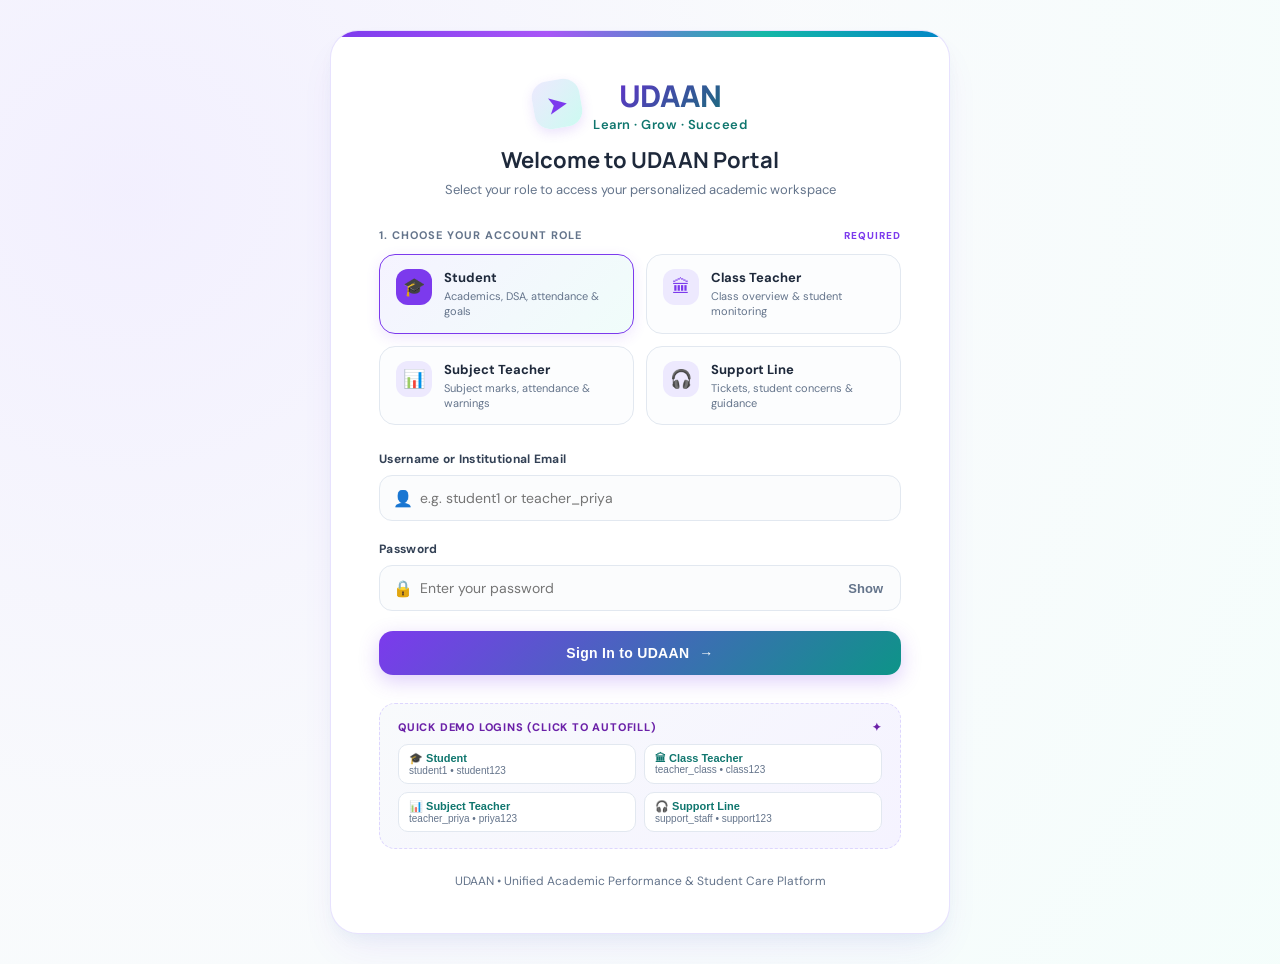
<file: login.html>
<!DOCTYPE html>
<html lang="en">
<head>
  <meta charset="UTF-8">
  <meta name="viewport" content="width=device-width, initial-scale=1.0">
  <title>UDAAN — Sign In | Unified Academic Portal</title>
  <link rel="stylesheet" href="static/css/login.css">
</head>
<body>

  <div class="login-container">
    <div class="brand-section">
      <div class="brand-mark-wrap">
        <div class="brand-icon">➤</div>
        <div>
          <h1 class="brand-title">UDAAN</h1>
          <p class="brand-tagline">Learn · Grow · Succeed</p>
        </div>
      </div>
      <h2 class="welcome-title">Welcome to UDAAN Portal</h2>
      <p class="welcome-subtitle">Select your role to access your personalized academic workspace</p>
    </div>

    <!-- Alert Message Box -->
    <div id="alertBox" class="alert-box" role="alert"></div>

    <form id="loginForm" novalidate>
      <div class="role-section-title">
        <span>1. Choose your account role</span>
        <span style="font-size: 10px; color: var(--primary); font-weight: 800;">REQUIRED</span>
      </div>

      <!-- 4 Role Selector Cards -->
      <div class="role-grid">
        <div class="role-card active" data-role="student" tabindex="0">
          <div class="role-card-icon">🎓</div>
          <div class="role-card-info">
            <h4>Student</h4>
            <p>Academics, DSA, attendance & goals</p>
          </div>
        </div>

        <div class="role-card" data-role="class_teacher" tabindex="0">
          <div class="role-card-icon">🏛</div>
          <div class="role-card-info">
            <h4>Class Teacher</h4>
            <p>Class overview & student monitoring</p>
          </div>
        </div>

        <div class="role-card" data-role="subject_teacher" tabindex="0">
          <div class="role-card-icon">📊</div>
          <div class="role-card-info">
            <h4>Subject Teacher</h4>
            <p>Subject marks, attendance & warnings</p>
          </div>
        </div>

        <div class="role-card" data-role="support" tabindex="0">
          <div class="role-card-icon">🎧</div>
          <div class="role-card-info">
            <h4>Support Line</h4>
            <p>Tickets, student concerns & guidance</p>
          </div>
        </div>
      </div>

      <input type="hidden" id="selectedRole" name="role" value="student">

      <div class="form-group">
        <label for="username" class="form-label">Username or Institutional Email</label>
        <div class="input-wrapper">
          <span class="input-icon">👤</span>
          <input type="text" id="username" name="username" class="form-input" placeholder="e.g. student1 or teacher_priya" required autocomplete="username">
        </div>
      </div>

      <div class="form-group">
        <label for="password" class="form-label">Password</label>
        <div class="input-wrapper">
          <span class="input-icon">🔒</span>
          <input type="password" id="password" name="password" class="form-input" placeholder="Enter your password" required autocomplete="current-password">
          <button type="button" id="togglePassword" class="password-toggle" aria-label="Toggle password visibility">Show</button>
        </div>
      </div>

      <button type="submit" id="submitBtn" class="btn-submit">
        <span>Sign In to UDAAN</span>
        <span>→</span>
      </button>

      <!-- Quick Demo Credentials Picker -->
      <div class="demo-accounts">
        <div class="demo-title">
          <span>Quick Demo Logins (Click to Autofill)</span>
          <span>✦</span>
        </div>
        <div class="demo-pills">
          <button type="button" class="demo-pill" data-role="student" data-user="student1" data-pass="student123">
            <strong>🎓 Student</strong>
            <span>student1 &bull; student123</span>
          </button>
          <button type="button" class="demo-pill" data-role="class_teacher" data-user="teacher_class" data-pass="class123">
            <strong>🏛 Class Teacher</strong>
            <span>teacher_class &bull; class123</span>
          </button>
          <button type="button" class="demo-pill" data-role="subject_teacher" data-user="teacher_priya" data-pass="priya123">
            <strong>📊 Subject Teacher</strong>
            <span>teacher_priya &bull; priya123</span>
          </button>
          <button type="button" class="demo-pill" data-role="support" data-user="support_staff" data-pass="support123">
            <strong>🎧 Support Line</strong>
            <span>support_staff &bull; support123</span>
          </button>
        </div>
      </div>
    </form>

    <p class="footer-text">UDAAN &bull; Unified Academic Performance & Student Care Platform</p>
  </div>

  <script src="static/js/login.js"></script>
</body>
</html>
</file>
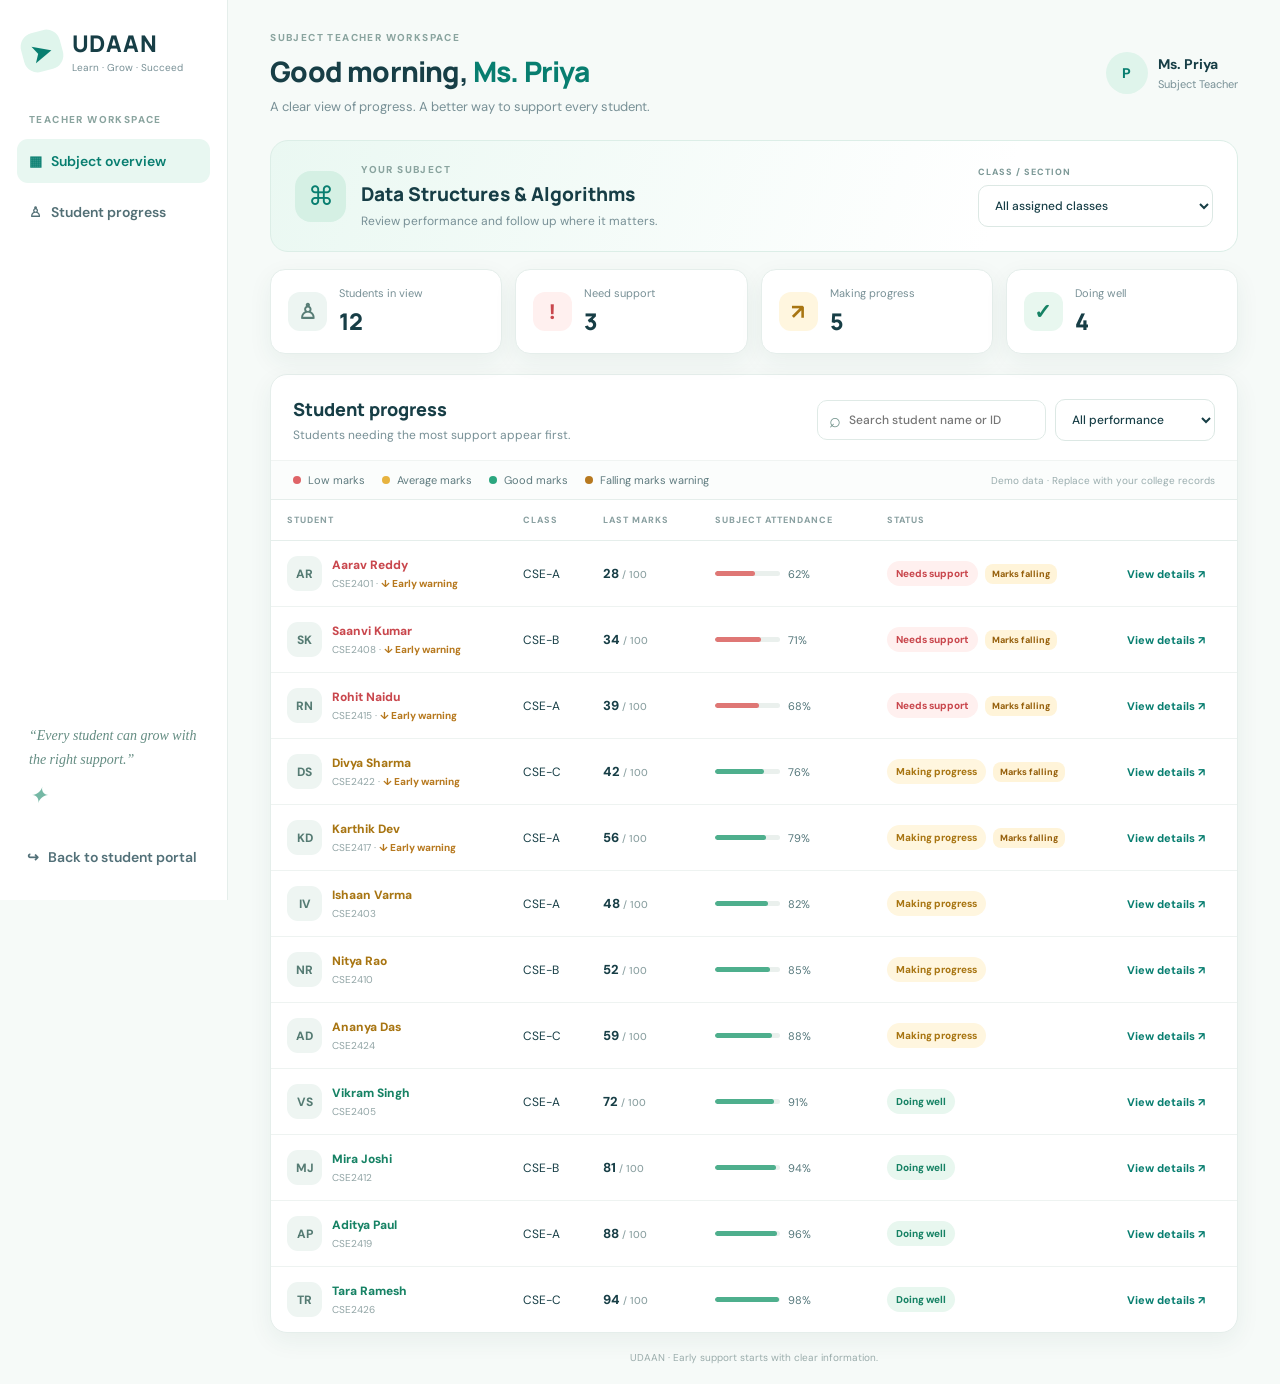
<file: backup_original/subject_teacher.html>
<!DOCTYPE html>
<html lang="en">
<head>
<meta charset="UTF-8"><meta name="viewport" content="width=device-width, initial-scale=1.0">
<title>UDAAN | Subject Teacher</title><link rel="stylesheet" href="subject_teacher.css">
</head>
<body>
<aside class="sidebar">
  <a class="brand" href="index.html"><span class="brand-mark">➤</span><span><b>UDAAN</b><small>Learn · Grow · Succeed</small></span></a>
  <div class="role-label">TEACHER WORKSPACE</div>
  <nav><a class="nav-link active" href="#students">▦ &nbsp; Subject overview</a><a class="nav-link" href="#students">♙ &nbsp; Student progress</a></nav>
  <div class="sidebar-note">“Every student can grow with the right support.”<span>✦</span></div>
  <a class="logout" href="index.html">↪ &nbsp; Back to student portal</a>
</aside>
<main class="main" id="students">
  <header class="topbar"><div><p class="eyebrow">SUBJECT TEACHER WORKSPACE</p><h1>Good morning, <span>Ms. Priya</span></h1><p class="subheading">A clear view of progress. A better way to support every student.</p></div><div class="teacher-profile"><span class="avatar">P</span><span><b>Ms. Priya</b><small>Subject Teacher</small></span></div></header>
  <section class="subject-banner"><div><span class="subject-icon">⌘</span><div><p class="eyebrow">YOUR SUBJECT</p><h2 id="subjectTitle">Data Structures & Algorithms</h2><p class="banner-sub">Review performance and follow up where it matters.</p></div></div><label class="select-wrap">CLASS / SECTION<select id="classSelect"><option value="all">All assigned classes</option><option value="CSE-A">B.Tech CSE · 2nd Year · A</option><option value="CSE-B">B.Tech CSE · 2nd Year · B</option><option value="CSE-C">B.Tech CSE · 2nd Year · C</option></select></label></section>
  <section class="summary-row"><article class="summary-card"><span class="summary-icon">♙</span><div><small>Students in view</small><strong id="totalCount">12</strong></div></article><article class="summary-card red-summary"><span class="summary-icon">!</span><div><small>Need support</small><strong id="lowCount">4</strong></div></article><article class="summary-card yellow-summary"><span class="summary-icon">↗</span><div><small>Making progress</small><strong id="averageCount">4</strong></div></article><article class="summary-card green-summary"><span class="summary-icon">✓</span><div><small>Doing well</small><strong id="goodCount">4</strong></div></article></section>
  <section class="list-panel"><div class="list-header"><div><h2>Student progress</h2><p>Students needing the most support appear first.</p></div><div class="tools"><label class="search-box">⌕ <input id="searchInput" type="search" placeholder="Search student name or ID"></label><select id="statusFilter" aria-label="Filter by performance"><option value="all">All performance</option><option value="low">Low marks</option><option value="average">Average marks</option><option value="good">Good marks</option><option value="warning">Early warning: falling marks</option></select></div></div>
  <div class="legend"><span><i class="dot low-dot"></i> Low marks</span><span><i class="dot average-dot"></i> Average marks</span><span><i class="dot good-dot"></i> Good marks</span><span><i class="dot warning-dot"></i> Falling marks warning</span><small>Demo data · Replace with your college records</small></div>
  <div class="table-wrap"><table><thead><tr><th>STUDENT</th><th>CLASS</th><th>LAST MARKS</th><th>SUBJECT ATTENDANCE</th><th>STATUS</th><th></th></tr></thead><tbody id="studentRows"></tbody></table></div><div class="mobile-hint">Select a student to view their complete subject record.</div>
  </section><p class="footer-note">UDAAN · Early support starts with clear information.</p>
</main>
<dialog id="studentDialog"><button class="close" id="closeDialog" aria-label="Close">×</button><div id="studentDetail"></div></dialog>
<script src="subject_teacher.js"></script>
</body></html>
</file>
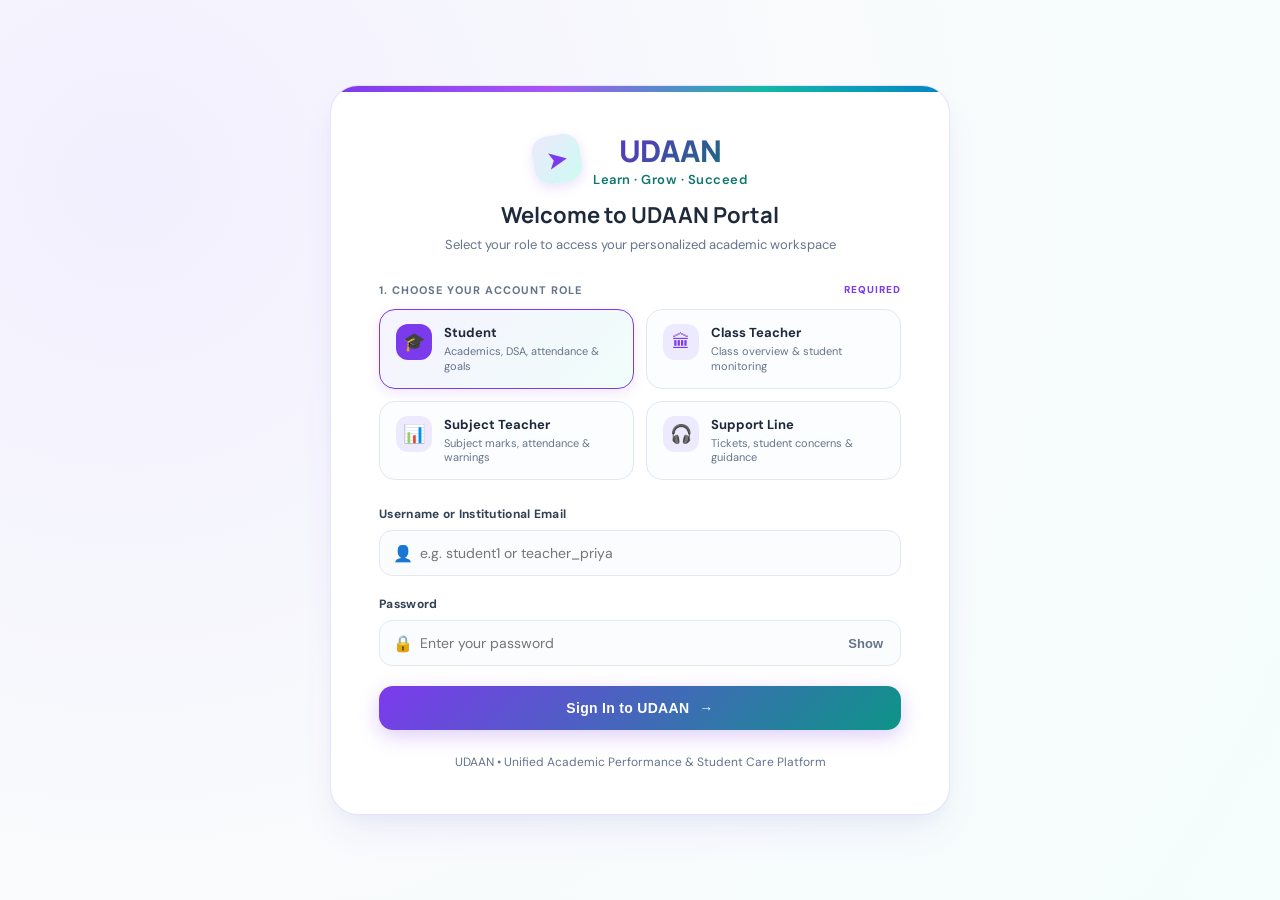
<file: templates/login.html>
<!DOCTYPE html>
<html lang="en">
<head>
  <meta charset="UTF-8">
  <meta name="viewport" content="width=device-width, initial-scale=1.0">
  <title>UDAAN — Sign In | Unified Academic Portal</title>
  <link rel="stylesheet" href="/static/css/login.css">
</head>
<body>

  <div class="login-container">
    <div class="brand-section">
      <div class="brand-mark-wrap">
        <div class="brand-icon">➤</div>
        <div>
          <h1 class="brand-title">UDAAN</h1>
          <p class="brand-tagline">Learn · Grow · Succeed</p>
        </div>
      </div>
      <h2 class="welcome-title">Welcome to UDAAN Portal</h2>
      <p class="welcome-subtitle">Select your role to access your personalized academic workspace</p>
    </div>

    <!-- Alert Message Box -->
    <div id="alertBox" class="alert-box" role="alert"></div>

    <form id="loginForm" novalidate>
      <div class="role-section-title">
        <span>1. Choose your account role</span>
        <span style="font-size: 10px; color: var(--primary); font-weight: 800;">REQUIRED</span>
      </div>

      <!-- 4 Role Selector Cards -->
      <div class="role-grid">
        <div class="role-card active" data-role="student" tabindex="0">
          <div class="role-card-icon">🎓</div>
          <div class="role-card-info">
            <h4>Student</h4>
            <p>Academics, DSA, attendance & goals</p>
          </div>
        </div>

        <div class="role-card" data-role="class_teacher" tabindex="0">
          <div class="role-card-icon">🏛</div>
          <div class="role-card-info">
            <h4>Class Teacher</h4>
            <p>Class overview & student monitoring</p>
          </div>
        </div>

        <div class="role-card" data-role="subject_teacher" tabindex="0">
          <div class="role-card-icon">📊</div>
          <div class="role-card-info">
            <h4>Subject Teacher</h4>
            <p>Subject marks, attendance & warnings</p>
          </div>
        </div>

        <div class="role-card" data-role="support" tabindex="0">
          <div class="role-card-icon">🎧</div>
          <div class="role-card-info">
            <h4>Support Line</h4>
            <p>Tickets, student concerns & guidance</p>
          </div>
        </div>
      </div>

      <input type="hidden" id="selectedRole" name="role" value="student">

      <div class="form-group">
        <label for="username" class="form-label">Username or Institutional Email</label>
        <div class="input-wrapper">
          <span class="input-icon">👤</span>
          <input type="text" id="username" name="username" class="form-input" placeholder="e.g. student1 or teacher_priya" required autocomplete="username">
        </div>
      </div>

      <div class="form-group">
        <label for="password" class="form-label">Password</label>
        <div class="input-wrapper">
          <span class="input-icon">🔒</span>
          <input type="password" id="password" name="password" class="form-input" placeholder="Enter your password" required autocomplete="current-password">
          <button type="button" id="togglePassword" class="password-toggle" aria-label="Toggle password visibility">Show</button>
        </div>
      </div>

      <button type="submit" id="submitBtn" class="btn-submit">
        <span>Sign In to UDAAN</span>
        <span>→</span>
      </button>


    </form>

    <p class="footer-text">UDAAN &bull; Unified Academic Performance & Student Care Platform</p>
  </div>

  <script src="/static/js/login.js"></script>
</body>
</html>
</file>
<file: static/css/login.css>
@import url('https://fonts.googleapis.com/css2?family=DM+Sans:wght@400;500;600;700&family=Manrope:wght@500;600;700;800&display=swap');

:root {
  --primary: #7c3aed;
  --primary-hover: #6d28d9;
  --primary-light: #f5f3ff;
  --lavender: #ede9fe;
  --lavender-border: #ddd6fe;
  --lavender-text: #6b21a8;

  --teal: #0d9488;
  --teal-dark: #0f766e;
  --teal-light: #f0fdfa;
  --mint-border: #ccfbf1;
  --teal-text: #115e59;

  --soft-blue: #0284c7;
  --blue-light: #f0f9ff;
  --blue-border: #e0f2fe;

  --ink: #1e293b;
  --muted: #64748b;
  --line: #e2e8f0;
  --bg: #f8fafc;
  --card-bg: #ffffff;
  --danger: #e11d48;
  --danger-bg: #ffe4e6;
  --danger-border: #fecdd3;
  --success: #059669;
  --success-bg: #ecfdf5;

  --shadow: 0 10px 30px -5px rgba(124, 58, 237, 0.07), 0 4px 12px -2px rgba(13, 148, 136, 0.05);
  --shadow-card: 0 20px 40px -10px rgba(124, 58, 237, 0.09), 0 8px 16px -4px rgba(13, 148, 136, 0.06);
}

* {
  box-sizing: border-box;
  margin: 0;
  padding: 0;
}

body {
  font-family: 'DM Sans', sans-serif;
  color: var(--ink);
  background: radial-gradient(circle at 10% 20%, rgba(237, 233, 254, 0.7) 0%, rgba(248, 250, 252, 0.9) 50%, rgba(240, 253, 250, 0.7) 100%);
  min-height: 100vh;
  display: flex;
  flex-direction: column;
  justify-content: center;
  align-items: center;
  padding: 30px 20px;
}

.login-container {
  width: 100%;
  max-width: 620px;
  background: var(--card-bg);
  border-radius: 28px;
  border: 1px solid rgba(221, 214, 254, 0.7);
  box-shadow: var(--shadow-card);
  padding: 44px 48px;
  position: relative;
  overflow: hidden;
}

.login-container::before {
  content: '';
  position: absolute;
  top: 0;
  left: 0;
  right: 0;
  height: 6px;
  background: linear-gradient(90deg, #7c3aed 0%, #a855f7 35%, #14b8a6 70%, #0284c7 100%);
}

.brand-section {
  text-align: center;
  margin-bottom: 30px;
}

.brand-mark-wrap {
  display: inline-flex;
  align-items: center;
  gap: 12px;
  margin-bottom: 12px;
  text-decoration: none;
}

.brand-icon {
  width: 48px;
  height: 48px;
  background: linear-gradient(135deg, #ede9fe 0%, #ccfbf1 100%);
  color: var(--primary);
  border-radius: 16px;
  display: grid;
  place-items: center;
  font-size: 26px;
  transform: rotate(-10deg);
  box-shadow: 0 4px 12px rgba(124, 58, 237, 0.15);
}

.brand-title {
  font-family: 'Manrope', sans-serif;
  font-size: 30px;
  font-weight: 800;
  letter-spacing: -0.5px;
  background: linear-gradient(135deg, #6d28d9 0%, #0f766e 100%);
  -webkit-background-clip: text;
  -webkit-text-fill-color: transparent;
}

.brand-tagline {
  font-size: 13px;
  font-weight: 600;
  color: var(--teal-dark);
  letter-spacing: 0.5px;
}

.welcome-title {
  font-family: 'Manrope', sans-serif;
  font-size: 22px;
  font-weight: 700;
  color: var(--ink);
  margin-bottom: 6px;
}

.welcome-subtitle {
  font-size: 13px;
  color: var(--muted);
}

/* Role Selector */
.role-section-title {
  font-size: 11px;
  font-weight: 700;
  text-transform: uppercase;
  letter-spacing: 1px;
  color: var(--muted);
  margin-bottom: 12px;
  display: flex;
  align-items: center;
  justify-content: space-between;
}

.role-grid {
  display: grid;
  grid-template-columns: repeat(2, 1fr);
  gap: 12px;
  margin-bottom: 26px;
}

.role-card {
  border: 1.5px solid var(--line);
  background: #fcfdfe;
  border-radius: 16px;
  padding: 14px 16px;
  cursor: pointer;
  display: flex;
  align-items: flex-start;
  gap: 12px;
  transition: all 0.2s ease;
  user-select: none;
  text-align: left;
}

.role-card:hover {
  border-color: var(--lavender-border);
  background: var(--primary-light);
  transform: translateY(-2px);
}

.role-card.active {
  border-color: var(--primary);
  background: linear-gradient(135deg, #f5f3ff 0%, #f0fdfa 100%);
  box-shadow: 0 4px 14px rgba(124, 58, 237, 0.12);
}

.role-card-icon {
  width: 36px;
  height: 36px;
  border-radius: 12px;
  display: grid;
  place-items: center;
  font-size: 18px;
  flex-shrink: 0;
  background: var(--lavender);
  color: var(--primary);
  transition: all 0.2s;
}

.role-card.active .role-card-icon {
  background: var(--primary);
  color: #fff;
}

.role-card-info h4 {
  font-size: 13px;
  font-weight: 700;
  color: var(--ink);
  margin-bottom: 3px;
}

.role-card-info p {
  font-size: 11px;
  color: var(--muted);
  line-height: 1.35;
}

/* Alert Notification */
.alert-box {
  display: none;
  border-radius: 14px;
  padding: 12px 16px;
  font-size: 13px;
  margin-bottom: 20px;
  align-items: center;
  gap: 10px;
  animation: fadeIn 0.3s ease;
}

.alert-box.show {
  display: flex;
}

.alert-danger {
  background: var(--danger-bg);
  border: 1px solid var(--danger-border);
  color: var(--danger);
}

.alert-success {
  background: var(--success-bg);
  border: 1px solid #a7f3d0;
  color: var(--success);
}

/* Form Styles */
.form-group {
  margin-bottom: 20px;
}

.form-label {
  display: block;
  font-size: 12px;
  font-weight: 700;
  letter-spacing: 0.3px;
  color: #334155;
  margin-bottom: 8px;
}

.input-wrapper {
  position: relative;
  display: flex;
  align-items: center;
}

.input-icon {
  position: absolute;
  left: 14px;
  color: #94a3b8;
  font-size: 16px;
  pointer-events: none;
}

.form-input {
  width: 100%;
  padding: 13px 14px 13px 40px;
  font-size: 14px;
  font-family: inherit;
  color: var(--ink);
  background: #fbfcfd;
  border: 1.5px solid #e2e8f0;
  border-radius: 13px;
  transition: all 0.2s ease;
  outline: none;
}

.form-input:focus {
  border-color: var(--primary);
  background: #fff;
  box-shadow: 0 0 0 3px rgba(124, 58, 237, 0.12);
}

.password-toggle {
  position: absolute;
  right: 12px;
  background: transparent;
  border: none;
  color: #64748b;
  cursor: pointer;
  padding: 6px;
  font-size: 13px;
  font-weight: 600;
  display: flex;
  align-items: center;
  border-radius: 6px;
}

.password-toggle:hover {
  color: var(--primary);
}

/* Submit Button */
.btn-submit {
  width: 100%;
  padding: 14px;
  border: none;
  border-radius: 14px;
  background: linear-gradient(135deg, var(--primary) 0%, var(--teal) 100%);
  color: #ffffff;
  font-size: 14px;
  font-weight: 700;
  letter-spacing: 0.3px;
  cursor: pointer;
  box-shadow: 0 6px 20px rgba(124, 58, 237, 0.25);
  transition: all 0.2s ease;
  display: flex;
  align-items: center;
  justify-content: center;
  gap: 10px;
  margin-top: 8px;
}

.btn-submit:hover {
  opacity: 0.95;
  transform: translateY(-2px);
  box-shadow: 0 8px 24px rgba(124, 58, 237, 0.32);
}

.btn-submit:active {
  transform: translateY(0);
}

.btn-submit:disabled {
  opacity: 0.65;
  cursor: not-allowed;
  transform: none;
}

/* Demo Credentials Helper Pill Box */
.demo-accounts {
  margin-top: 28px;
  padding: 16px 18px;
  background: linear-gradient(135deg, #f8fafc 0%, #f5f3ff 100%);
  border: 1px dashed var(--lavender-border);
  border-radius: 16px;
}

.demo-title {
  font-size: 11px;
  font-weight: 800;
  color: var(--lavender-text);
  letter-spacing: 0.8px;
  text-transform: uppercase;
  margin-bottom: 10px;
  display: flex;
  align-items: center;
  justify-content: space-between;
}

.demo-pills {
  display: grid;
  grid-template-columns: repeat(2, 1fr);
  gap: 8px;
}

.demo-pill {
  background: #ffffff;
  border: 1px solid var(--line);
  padding: 7px 10px;
  border-radius: 10px;
  font-size: 11px;
  color: var(--ink);
  cursor: pointer;
  text-align: left;
  transition: all 0.15s ease;
  display: flex;
  flex-direction: column;
}

.demo-pill:hover {
  border-color: var(--teal);
  background: var(--teal-light);
  transform: translateY(-1px);
}

.demo-pill strong {
  font-size: 11px;
  color: var(--teal-dark);
}

.demo-pill span {
  font-size: 10px;
  color: var(--muted);
}

.footer-text {
  margin-top: 24px;
  font-size: 12px;
  color: var(--muted);
  text-align: center;
}

@keyframes fadeIn {
  from { opacity: 0; transform: translateY(-4px); }
  to { opacity: 1; transform: translateY(0); }
}

@media (max-width: 640px) {
  .login-container {
    padding: 30px 20px;
    border-radius: 22px;
  }
  .role-grid {
    grid-template-columns: 1fr;
  }
  .demo-pills {
    grid-template-columns: 1fr;
  }
  .brand-title {
    font-size: 26px;
  }
}
</file>
<file: backup_original/subject_teacher.css>
@import url('https://fonts.googleapis.com/css2?family=DM+Sans:wght@400;500;600;700&family=Manrope:wght@400;500;600;700;800&display=swap');
:root{--ink:#173e46;--muted:#789096;--teal:#087e70;--line:#e5eeeb;--bg:#f6faf8;--white:#fff;--red:#c9474d;--redbg:#fff0ef;--yellow:#a87512;--yellowbg:#fff6df;--green:#168264;--greenbg:#e8f7ef;--shadow:0 8px 24px #204b4610}
*{box-sizing:border-box}body{margin:0;background:var(--bg);color:var(--ink);font:14px 'DM Sans',sans-serif}.sidebar{position:fixed;inset:0 auto 0 0;width:228px;padding:27px 17px 20px;background:#fff;border-right:1px solid var(--line);display:flex;flex-direction:column;z-index:3}.brand{display:flex;align-items:center;gap:10px;text-decoration:none;color:var(--ink);margin:0 5px 39px}.brand-mark{display:grid;place-items:center;width:40px;height:40px;border-radius:14px;background:#dff5ec;color:var(--teal);font-size:27px;transform:rotate(-15deg)}.brand b{font:800 23px Manrope,sans-serif;letter-spacing:.4px}.brand small{display:block;font-size:10px;color:var(--muted);margin-top:2px}.role-label,.eyebrow{font-size:10px;letter-spacing:1.4px;font-weight:800;color:#8aa49f}.role-label{margin:0 12px 13px}.sidebar nav{display:grid;gap:7px}.nav-link{padding:13px 12px;border-radius:11px;color:#526f75;text-decoration:none;font-weight:600}.nav-link.active,.nav-link:hover{background:#e8f7f1;color:var(--teal)}.sidebar-note{margin-top:auto;padding:20px 12px;color:#658d83;font:italic 14px/1.7 Georgia,serif}.sidebar-note span{display:block;color:#75b8a5;font-size:22px;margin-top:5px}.logout{padding:14px 10px;text-decoration:none;color:#527078;font-weight:600}.main{margin-left:228px;padding:31px clamp(20px,3.3vw,48px) 20px;max-width:1700px}.topbar{display:flex;align-items:center;justify-content:space-between;gap:20px;margin-bottom:25px}.eyebrow{margin:0 0 8px}.topbar h1{font:800 clamp(24px,2.2vw,32px) Manrope,sans-serif;letter-spacing:-.8px;margin:0}.topbar h1 span{color:var(--teal)}.subheading{color:var(--muted);margin:8px 0 0;font-size:13px}.teacher-profile{display:flex;align-items:center;gap:10px;white-space:nowrap}.avatar{display:grid;place-items:center;width:42px;height:42px;border-radius:50%;background:#dff4eb;color:var(--teal);font-weight:800}.teacher-profile b,.teacher-profile small{display:block}.teacher-profile small{font-size:11px;color:var(--muted);margin-top:4px}.subject-banner{display:flex;align-items:center;justify-content:space-between;gap:24px;padding:22px 24px;border:1px solid #dceee7;background:linear-gradient(110deg,#eaf8f2,#fff 75%);border-radius:18px;margin-bottom:17px}.subject-banner>div{display:flex;align-items:center;gap:15px}.subject-icon{display:grid;place-items:center;width:51px;height:51px;border-radius:16px;background:#d5f0e4;color:var(--teal);font-size:26px}.subject-banner h2{font:800 19px Manrope,sans-serif;margin:0}.subject-banner .eyebrow{margin-bottom:5px}.banner-sub{margin:6px 0 0;color:var(--muted);font-size:12px}.select-wrap{display:grid;gap:7px;min-width:235px;color:#7d9997;font-size:9px;font-weight:800;letter-spacing:1px}.select-wrap select,select,.search-box input{font:500 12px 'DM Sans',sans-serif;color:var(--ink)}select{border:1px solid #dce8e4;background:#fff;border-radius:10px;padding:11px 12px;outline-color:#9bd4c4}.summary-row{display:grid;grid-template-columns:repeat(4,minmax(0,1fr));gap:13px;margin-bottom:20px}.summary-card{display:flex;align-items:center;gap:12px;padding:16px 17px;background:#fff;border:1px solid var(--line);border-radius:15px;box-shadow:var(--shadow)}.summary-icon{display:grid;place-items:center;width:39px;height:39px;border-radius:12px;background:#edf5f2;color:#587d76;font-size:21px;font-weight:800}.summary-card small{display:block;color:var(--muted);font-size:11px;margin-bottom:5px}.summary-card strong{font:800 23px Manrope,sans-serif}.red-summary .summary-icon{background:var(--redbg);color:var(--red)}.yellow-summary .summary-icon{background:var(--yellowbg);color:var(--yellow)}.green-summary .summary-icon{background:var(--greenbg);color:var(--green)}.list-panel{background:#fff;border:1px solid var(--line);border-radius:17px;box-shadow:var(--shadow);overflow:hidden}.list-header{display:flex;align-items:center;justify-content:space-between;gap:18px;padding:22px 22px 17px}.list-header h2{font:800 18px Manrope,sans-serif;margin:0}.list-header p{font-size:12px;color:var(--muted);margin:6px 0 0}.tools{display:flex;align-items:center;gap:9px}.search-box{display:flex;align-items:center;gap:8px;padding:0 11px;border:1px solid #dfeae6;border-radius:10px;color:#71928b;font-size:20px}.search-box input{width:185px;padding:11px 0;border:0;outline:0;background:transparent}.tools select{max-width:160px}.legend{display:flex;align-items:center;gap:17px;padding:12px 22px;background:#fbfdfc;border-top:1px solid #f0f4f2;border-bottom:1px solid var(--line);font-size:11px;color:#5f7b7f}.legend span{display:flex;align-items:center;gap:7px}.dot{width:8px;height:8px;border-radius:50%;display:inline-block}.low-dot{background:#df6467}.average-dot{background:#e7b33f}.good-dot{background:#2ba77f}.legend small{margin-left:auto;color:#9aadae;font-size:10px}.table-wrap{overflow-x:auto}table{width:100%;border-collapse:collapse;text-align:left}thead{background:#fff}th{font-size:9px;letter-spacing:1px;color:#8aa0a1;font-weight:800;padding:14px 16px;border-bottom:1px solid var(--line);white-space:nowrap}td{padding:15px 16px;border-bottom:1px solid #eef3f1;font-size:12px;white-space:nowrap}tbody tr{cursor:pointer;transition:background .15s}tbody tr:hover{background:#f8fcfa}tbody tr:last-child td{border-bottom:0}.student-cell{display:flex;align-items:center;gap:10px;min-width:170px}.student-avatar{display:grid;place-items:center;width:35px;height:35px;border-radius:11px;background:#eef5f2;color:#557b73;font-weight:800}.student-name{font-size:12px;font-weight:800;display:block}.student-id{font-size:10px;color:#91a4a5;display:block;margin-top:4px}.status-low .student-name{color:var(--red)}.status-average .student-name{color:var(--yellow)}.status-good .student-name{color:var(--green)}.mark{font-weight:800;font-size:13px}.mark small{font-size:10px;color:#8da2a3;font-weight:500}.attendance{display:flex;align-items:center;gap:8px}.attendance-track{width:65px;height:5px;background:#eaf0ed;border-radius:8px;overflow:hidden}.attendance-track span{height:100%;display:block;border-radius:8px;background:#4eaf8d}.attendance.low-attendance .attendance-track span{background:#df7775}.attendance em{font-style:normal;font-size:11px;color:#55777b}.status-pill{display:inline-flex;align-items:center;gap:6px;border-radius:20px;padding:6px 9px;font-size:10px;font-weight:800}.status-pill.low{background:var(--redbg);color:var(--red)}.status-pill.average{background:var(--yellowbg);color:var(--yellow)}.status-pill.good{background:var(--greenbg);color:var(--green)}.open-link{font-weight:800;color:var(--teal);text-decoration:none;font-size:11px}.open-link:hover{text-decoration:underline}.empty-row{text-align:center;padding:30px;color:var(--muted)}.mobile-hint{display:none;padding:12px 18px;color:#8da1a0;font-size:10px;border-top:1px solid var(--line)}.footer-note{text-align:center;color:#9aacab;font-size:10px;margin:18px 0 0}dialog{position:relative;border:1px solid var(--line);border-radius:20px;padding:28px;width:min(660px,calc(100% - 28px));max-height:88vh;overflow:auto;box-shadow:0 24px 90px #173d3d35;color:var(--ink)}dialog::backdrop{background:#123b4666;backdrop-filter:blur(4px)}.close{position:absolute;right:14px;top:13px;border:0;background:#f0f6f3;border-radius:50%;width:31px;height:31px;font-size:22px;cursor:pointer;color:#527078}.detail-head{display:flex;align-items:center;gap:13px;padding-right:30px}.detail-avatar{display:grid;place-items:center;width:52px;height:52px;border-radius:16px;background:#e1f5eb;color:var(--teal);font-weight:800;font-size:19px}.detail-head h2{font:800 21px Manrope,sans-serif;margin:0 0 5px}.detail-head p{margin:0;color:var(--muted);font-size:12px}.detail-band{display:flex;align-items:center;justify-content:space-between;gap:12px;margin:22px 0;padding:16px;border-radius:13px;background:#f6faf8}.detail-band small{display:block;color:var(--muted);font-size:10px;margin-bottom:5px}.detail-band strong{font:800 24px Manrope,sans-serif}.detail-grid{display:grid;grid-template-columns:repeat(3,1fr);gap:10px}.detail-metric{border:1px solid var(--line);border-radius:12px;padding:13px}.detail-metric small{display:block;color:var(--muted);font-size:10px}.detail-metric b{display:block;font-size:16px;margin-top:7px}.detail-section-title{font:800 14px Manrope,sans-serif;margin:22px 0 9px}.assessment-row,.topic-row{display:flex;justify-content:space-between;align-items:center;gap:15px;padding:12px 0;border-bottom:1px solid #edf2f0;font-size:12px}.assessment-row:last-child,.topic-row:last-child{border-bottom:0}.detail-actions{display:flex;gap:10px;flex-wrap:wrap;margin-top:22px}.action-btn{display:inline-block;border:1px solid #d8eae3;border-radius:10px;background:#eff9f4;color:var(--teal);padding:11px 13px;font-weight:800;font-size:11px;text-decoration:none;cursor:pointer}.detail-note{font-size:11px;line-height:1.6;color:#849b9d;margin-top:14px}
@media(max-width:1100px){.main{padding:25px 20px}.summary-row{grid-template-columns:repeat(2,1fr)}.list-header{align-items:flex-start;flex-direction:column}.tools{width:100%}.search-box{flex:1}.search-box input{width:100%}.legend{flex-wrap:wrap}.legend small{width:100%;margin-left:0}}@media(max-width:760px){.sidebar{width:75px;padding:20px 8px}.brand{margin:0 auto 35px}.brand>span:last-child,.role-label,.nav-link{font-size:0}.nav-link{padding:14px 8px;text-align:center}.sidebar-note{display:none}.logout{font-size:0;margin-top:auto;text-align:center}.main{margin-left:75px;padding:20px 13px}.topbar{align-items:flex-start}.teacher-profile>span:last-child{display:none}.subject-banner{align-items:stretch;flex-direction:column;padding:18px}.select-wrap{min-width:0}.summary-row{gap:8px}.summary-card{padding:12px;gap:8px}.summary-icon{width:32px;height:32px}.summary-card strong{font-size:20px}.tools{align-items:stretch;flex-direction:column}.tools select{max-width:none}.list-header{padding:18px}.legend{padding:12px 18px;gap:11px}.table-wrap{overflow:visible}table,tbody{display:block}thead{display:none}tbody tr{display:block;padding:12px 15px;border-bottom:1px solid var(--line)}tbody tr:last-child{border-bottom:0}td{display:flex;justify-content:space-between;align-items:center;padding:7px 0;border:0;white-space:normal;gap:12px}td:before{content:attr(data-label);font-size:9px;letter-spacing:.7px;color:#8aa0a1;font-weight:800;flex-shrink:0}.student-cell{min-width:0}.student-cell-wrap{order:-1}.mobile-hint{display:block}.detail-grid{grid-template-columns:1fr 1fr}.detail-band{align-items:flex-start;flex-direction:column}}@media(max-width:430px){.topbar h1{font-size:22px}.subheading{font-size:11px}.summary-row{grid-template-columns:1fr 1fr}.summary-card small{font-size:10px}.subject-banner h2{font-size:16px}.detail-grid{grid-template-columns:1fr 1fr}}

/* Early-warning system: minimal, text-first indicators; no charts. */
.warning-dot{background:#b7791f}.warning-text{color:#b7791f;font-weight:800}.warning-chip{display:inline-block;margin-left:7px;padding:4px 7px;border-radius:8px;background:#fff4d9;color:#96600c;font-size:9px;font-weight:800}.early-warning-box{margin:18px 0;padding:14px 16px;border:1px solid #f0d99f;border-left:4px solid #d6a12c;border-radius:12px;background:#fff9e9}.early-warning-box b{color:#85590b;font-size:12px}.early-warning-box p{margin:6px 0 0;color:#796b4e;font-size:12px;line-height:1.6}
</file>
